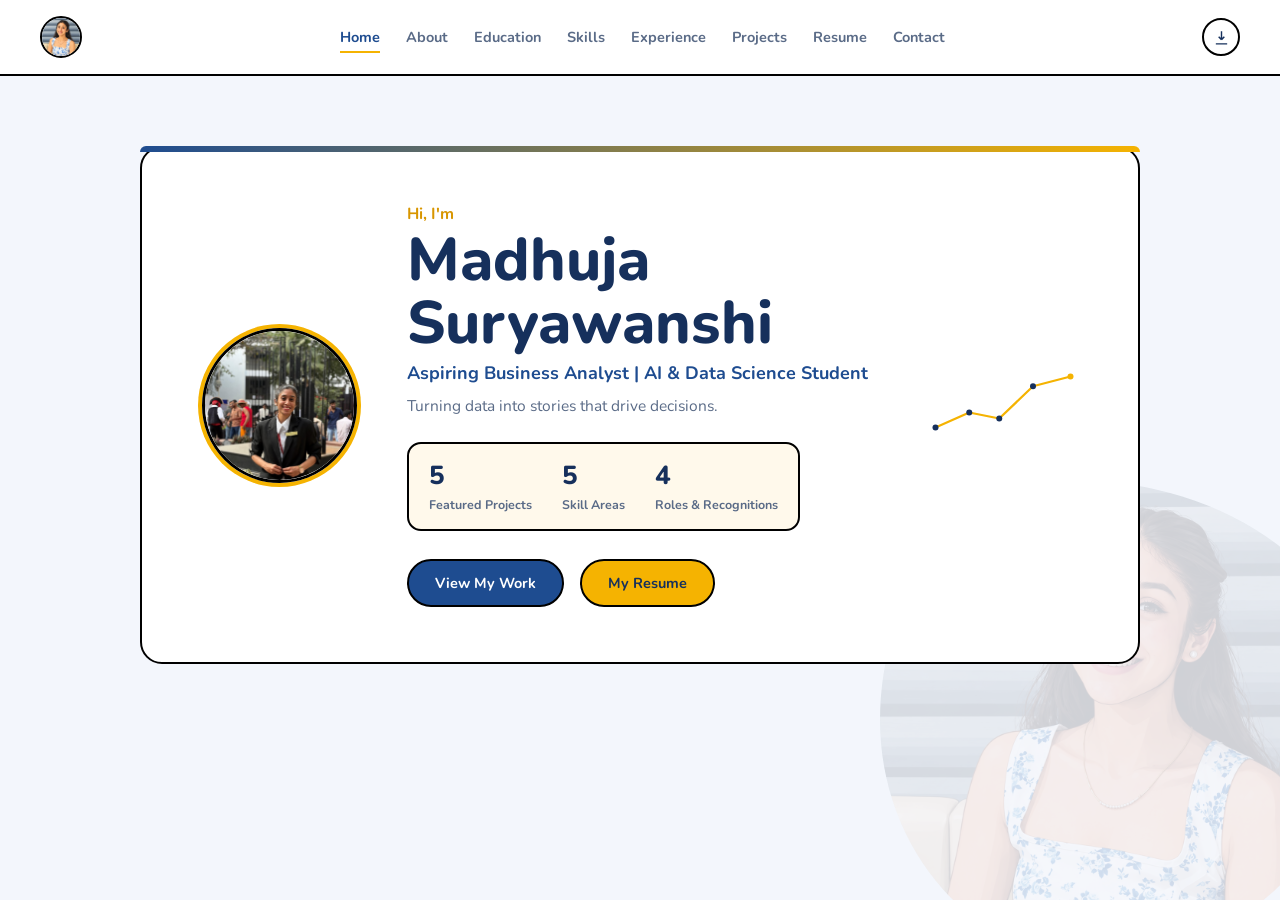
<file: index.html>
<!DOCTYPE html>
<html lang="en">
<head>
  <meta charset="UTF-8" />
  <meta name="viewport" content="width=device-width, initial-scale=1.0" />
  <title>Madhuja Suryawanshi | Portfolio</title>
  <link rel="stylesheet" href="style.css" />
</head>
<body>
  <div class="page-transition-overlay"><div class="pt-mark"></div></div>
  <div class="avatar-bg-photo"><img src="assets/images/avatar-bg.png" alt="" /></div>

  <nav class="topnav">
    <a href="index.html" class="logo"><img src="assets/images/avatar-bg.png" alt="MS" /></a>
    <ul class="nav-links">
      <li><a href="index.html">Home</a></li>
      <li><a href="about.html">About</a></li>
      <li><a href="education.html">Education</a></li>
      <li><a href="skills.html">Skills</a></li>
      <li><a href="experience.html">Experience</a></li>
      <li><a href="projects.html">Projects</a></li>
      <li><a href="resume.html">Resume</a></li>
      <li><a href="contact.html">Contact</a></li>
    </ul>
    <div class="nav-right">
      <div class="nav-resume">
        <a href="assets/resume.pdf" download title="Download Resume">
          <svg viewBox="0 0 24 24" fill="none" stroke="currentColor" stroke-width="2"><path d="M12 3v12m0 0 4-4m-4 4-4-4M4 21h16"/></svg>
        </a>
      </div>
      <button class="nav-toggle" aria-label="Toggle menu">&#9776;</button>
    </div>
  </nav>

  <div class="main">
    <section class="profile-panel fade-in">
      <img src="assets/images/profile.jpg" alt="Madhuja Suryawanshi" class="avatar-photo" />

      <div class="profile-text">
        <p class="hero-greeting">Hi, I'm</p>
        <h1 class="hero-name">Madhuja Suryawanshi</h1>
        <p class="hero-tagline">Aspiring Business Analyst | AI & Data Science Student</p>
        <p class="hero-subtext">Turning data into stories that drive decisions.</p>

        <div class="stat-row">
          <div class="stat"><span class="stat-num" data-target="5">0</span><span class="stat-label">Featured Projects</span></div>
          <div class="stat"><span class="stat-num" data-target="5">0</span><span class="stat-label">Skill Areas</span></div>
          <div class="stat"><span class="stat-num" data-target="4">0</span><span class="stat-label">Roles & Recognitions</span></div>
        </div>

        <div class="hero-buttons">
          <a href="projects.html" class="btn btn-primary">View My Work</a>
          <a href="resume.html" class="btn btn-secondary">My Resume</a>
        </div>
      </div>

      <svg class="hero-chart" viewBox="0 0 200 100" xmlns="http://www.w3.org/2000/svg">
        <polyline class="line" points="10,80 55,60 95,68 140,25 190,12" />
        <circle class="dot" cx="10" cy="80" r="4" fill="#16305C" style="animation-delay:1.7s" />
        <circle class="dot" cx="55" cy="60" r="4" fill="#16305C" style="animation-delay:1.85s" />
        <circle class="dot" cx="95" cy="68" r="4" fill="#16305C" style="animation-delay:2s" />
        <circle class="dot" cx="140" cy="25" r="4" fill="#16305C" style="animation-delay:2.15s" />
        <circle class="dot" cx="190" cy="12" r="4" fill="#F5B301" style="animation-delay:2.3s" />
      </svg>
    </section>
  </div>

  <script src="script.js"></script>
</body>
</html>
</file>
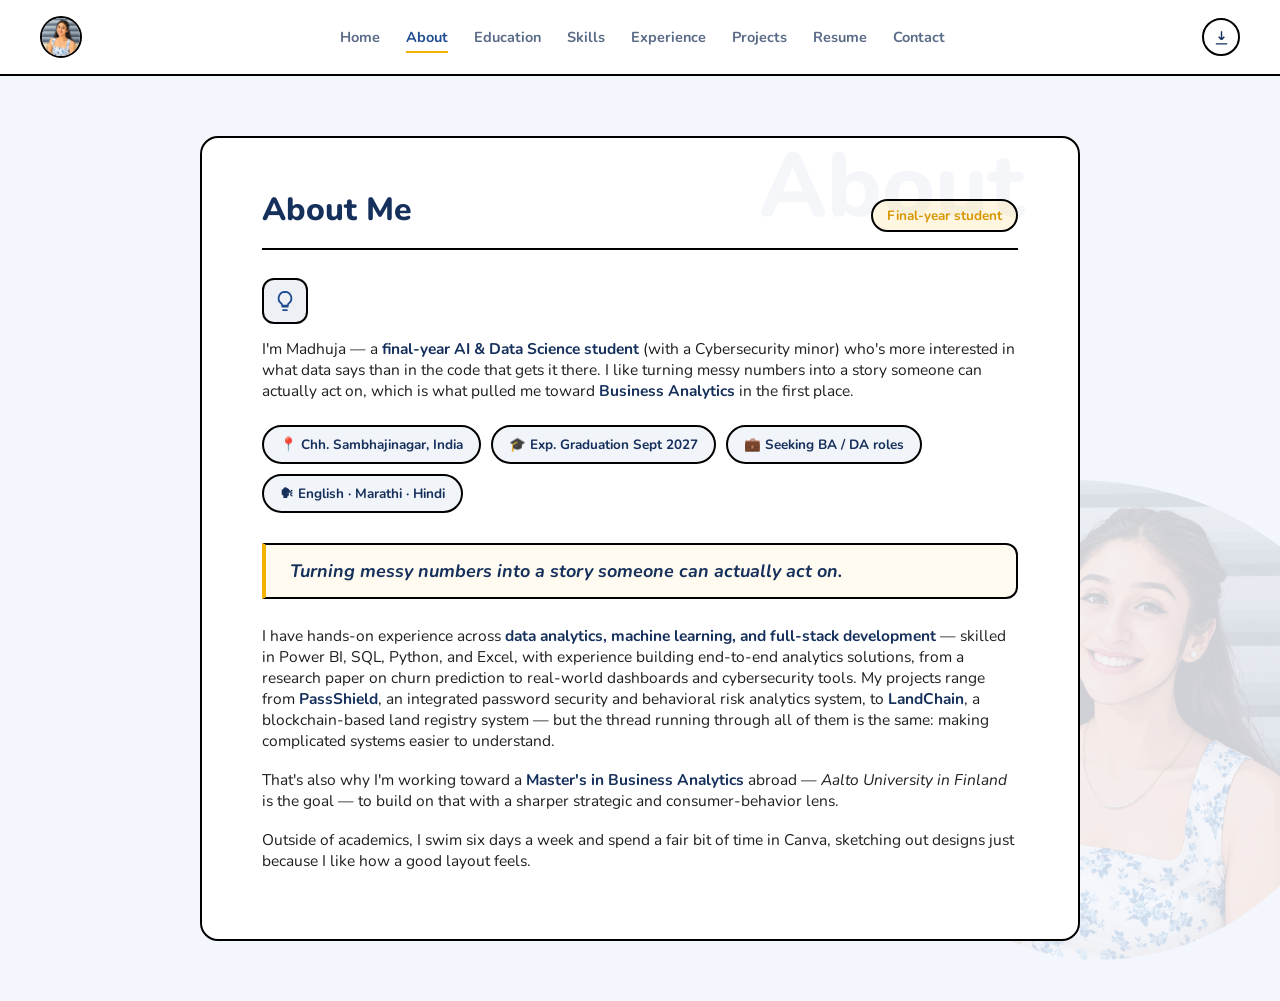
<file: about.html>
<!DOCTYPE html>
<html lang="en">
<head>
  <meta charset="UTF-8" />
  <meta name="viewport" content="width=device-width, initial-scale=1.0" />
  <title>About | Madhuja Suryawanshi</title>
  <link rel="stylesheet" href="style.css" />
</head>
<body>
  <div class="transition-circle"></div>
  <div class="avatar-bg-photo"><img src="assets/images/avatar-bg.png" alt="" /></div>

  <nav class="topnav">
    <a href="index.html" class="logo"><img src="assets/images/avatar-bg.png" alt="MS" /></a>
    <ul class="nav-links">
      <li><a href="index.html">Home</a></li>
      <li><a href="about.html">About</a></li>
      <li><a href="education.html">Education</a></li>
      <li><a href="skills.html">Skills</a></li>
      <li><a href="experience.html">Experience</a></li>
      <li><a href="projects.html">Projects</a></li>
      <li><a href="resume.html">Resume</a></li>
      <li><a href="contact.html">Contact</a></li>
    </ul>
    <div class="nav-right">
      <div class="nav-resume">
        <a href="assets/resume.pdf" download title="Download Resume (Text)">
          <svg viewBox="0 0 24 24" fill="none" stroke="currentColor" stroke-width="2"><path d="M12 3v12m0 0 4-4m-4 4-4-4M4 21h16"/></svg>
        </a>
      </div>
      <button class="nav-toggle" aria-label="Toggle menu">&#9776;</button>
    </div>
  </nav>

  <div class="main">
    <section class="panel fade-in">
      <div class="panel-header" data-watermark="About">
        <h1>About Me</h1>
        <span class="panel-meta">Final-year student</span>
      </div>

      <div class="icon-badge">
        <svg viewBox="0 0 24 24" xmlns="http://www.w3.org/2000/svg">
          <path d="M9 18h6M10 22h4M12 2a7 7 0 0 0-4 12.7c.5.4.8 1 .8 1.6V17h6.4v-.7c0-.6.3-1.2.8-1.6A7 7 0 0 0 12 2z"/>
        </svg>
      </div>

      <div class="about-content">
        <p>
          I'm Madhuja — a <strong>final-year AI &amp; Data Science student</strong> (with a
          Cybersecurity minor) who's more interested in what data says than in the code that
          gets it there. I like turning messy numbers into a story someone can actually act
          on, which is what pulled me toward <strong>Business Analytics</strong> in the first
          place.
        </p>

        <div class="quick-facts">
          <span class="fact-chip">📍 Chh. Sambhajinagar, India</span>
          <span class="fact-chip">🎓 Exp. Graduation Sept 2027</span>
          <span class="fact-chip">💼 Seeking BA / DA roles</span>
          <span class="fact-chip">🗣 English · Marathi · Hindi</span>
        </div>

        <blockquote class="pull-quote">
          Turning messy numbers into a story someone can actually act on.
        </blockquote>

        <p>
          I have hands-on experience across <strong>data analytics, machine learning, and
          full-stack development</strong> — skilled in Power BI, SQL, Python, and Excel, with
          experience building end-to-end analytics solutions, from a research paper on churn
          prediction to real-world dashboards and cybersecurity tools. My projects range from
          <strong>PassShield</strong>, an integrated password security and behavioral risk
          analytics system, to <strong>LandChain</strong>, a blockchain-based land registry
          system — but the thread running through all of them is the same: making complicated
          systems easier to understand.
        </p>
        <p>
          That's also why I'm working toward a <strong>Master's in Business Analytics</strong>
          abroad — <em>Aalto University in Finland</em> is the goal — to build on that with a
          sharper strategic and consumer-behavior lens.
        </p>
        <p>
          Outside of academics, I swim six days a week and spend a fair bit of time in Canva,
          sketching out designs just because I like how a good layout feels.
        </p>
      </div>
    </section>
  </div>

  <script src="script.js"></script>
</body>
</html>
</file>
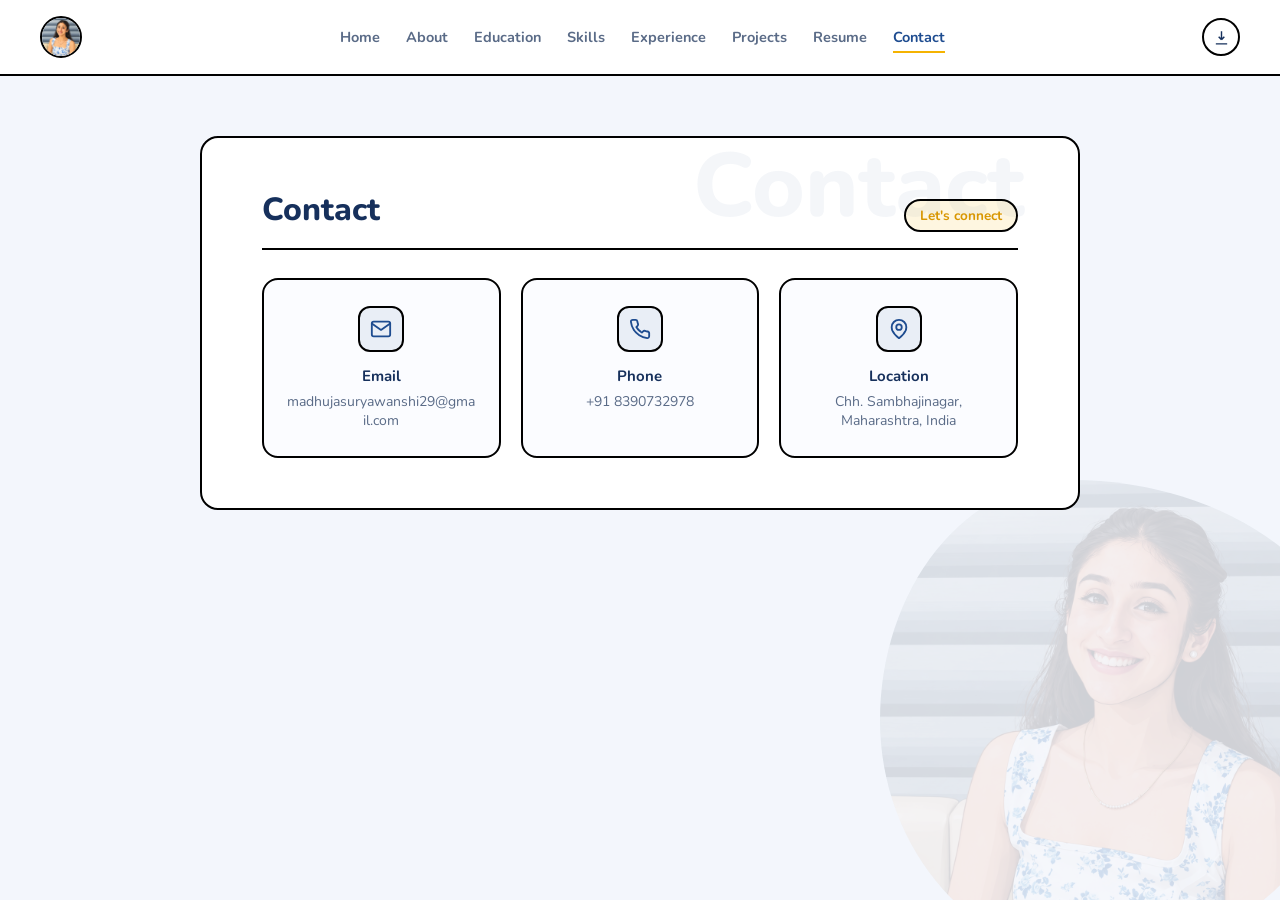
<file: contact.html>
<!DOCTYPE html>
<html lang="en">
<head>
  <meta charset="UTF-8" />
  <meta name="viewport" content="width=device-width, initial-scale=1.0" />
  <title>Contact | Madhuja Suryawanshi</title>
  <link rel="stylesheet" href="style.css" />
</head>
<body>
  <div class="transition-circle"></div>
  <div class="avatar-bg-photo"><img src="assets/images/avatar-bg.png" alt="" /></div>

  <nav class="topnav">
    <a href="index.html" class="logo"><img src="assets/images/avatar-bg.png" alt="MS" /></a>
    <ul class="nav-links">
      <li><a href="index.html">Home</a></li>
      <li><a href="about.html">About</a></li>
      <li><a href="education.html">Education</a></li>
      <li><a href="skills.html">Skills</a></li>
      <li><a href="experience.html">Experience</a></li>
      <li><a href="projects.html">Projects</a></li>
      <li><a href="resume.html">Resume</a></li>
      <li><a href="contact.html">Contact</a></li>
    </ul>
    <div class="nav-right">
      <div class="nav-resume">
        <a href="assets/resume.pdf" download title="Download Resume (Text)">
          <svg viewBox="0 0 24 24" fill="none" stroke="currentColor" stroke-width="2"><path d="M12 3v12m0 0 4-4m-4 4-4-4M4 21h16"/></svg>
        </a>
      </div>
      <button class="nav-toggle" aria-label="Toggle menu">&#9776;</button>
    </div>
  </nav>

  <div class="main">
    <section class="panel fade-in">
      <div class="panel-header" data-watermark="Contact">
        <h1>Contact</h1>
        <span class="panel-meta">Let's connect</span>
      </div>

      <div class="contact-grid">
        <div class="contact-card">
          <div class="icon-badge"><svg viewBox="0 0 24 24" xmlns="http://www.w3.org/2000/svg"><rect x="2" y="4" width="20" height="16" rx="2"/><path d="m22 6-10 7L2 6"/></svg></div>
          <h3>Email</h3>
          <p>madhujasuryawanshi29@gmail.com</p>
        </div>

        <div class="contact-card">
          <div class="icon-badge"><svg viewBox="0 0 24 24" xmlns="http://www.w3.org/2000/svg"><path d="M22 16.9v3a2 2 0 0 1-2.2 2 19.8 19.8 0 0 1-8.6-3.1 19.5 19.5 0 0 1-6-6A19.8 19.8 0 0 1 2.1 4.2 2 2 0 0 1 4.1 2h3a2 2 0 0 1 2 1.7c.1.9.4 1.9.7 2.7a2 2 0 0 1-.5 2.1L8 9.9a16 16 0 0 0 6 6l1.4-1.4a2 2 0 0 1 2.1-.5c.9.3 1.8.6 2.7.7a2 2 0 0 1 1.8 2.2z"/></svg></div>
          <h3>Phone</h3>
          <p>+91 8390732978</p>
        </div>

        <div class="contact-card">
          <div class="icon-badge"><svg viewBox="0 0 24 24" xmlns="http://www.w3.org/2000/svg"><path d="M20 10c0 6-8 12-8 12s-8-6-8-12a8 8 0 0 1 16 0z"/><circle cx="12" cy="10" r="3"/></svg></div>
          <h3>Location</h3>
          <p>Chh. Sambhajinagar, Maharashtra, India</p>
        </div>
      </div>
    </section>
  </div>

  <script src="script.js"></script>
</body>
</html>
</file>
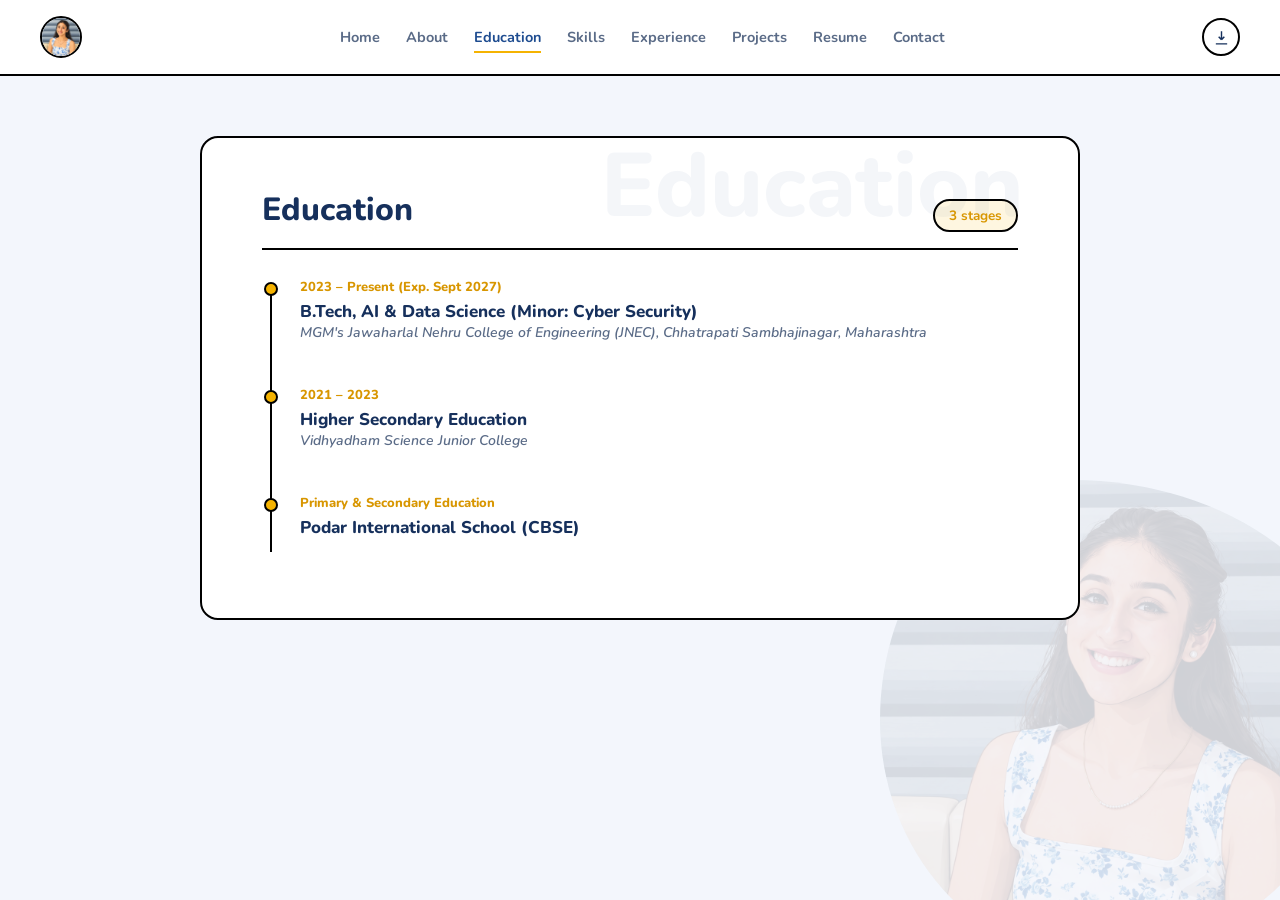
<file: education.html>
<!DOCTYPE html>
<html lang="en">
<head>
  <meta charset="UTF-8" />
  <meta name="viewport" content="width=device-width, initial-scale=1.0" />
  <title>Education | Madhuja Suryawanshi</title>
  <link rel="stylesheet" href="style.css" />
</head>
<body>
  <div class="transition-circle"></div>
  <div class="avatar-bg-photo"><img src="assets/images/avatar-bg.png" alt="" /></div>

  <nav class="topnav">
    <a href="index.html" class="logo"><img src="assets/images/avatar-bg.png" alt="MS" /></a>
    <ul class="nav-links">
      <li><a href="index.html">Home</a></li>
      <li><a href="about.html">About</a></li>
      <li><a href="education.html">Education</a></li>
      <li><a href="skills.html">Skills</a></li>
      <li><a href="experience.html">Experience</a></li>
      <li><a href="projects.html">Projects</a></li>
      <li><a href="resume.html">Resume</a></li>
      <li><a href="contact.html">Contact</a></li>
    </ul>
    <div class="nav-right">
      <div class="nav-resume">
        <a href="assets/resume.pdf" download title="Download Resume (Text)">
          <svg viewBox="0 0 24 24" fill="none" stroke="currentColor" stroke-width="2"><path d="M12 3v12m0 0 4-4m-4 4-4-4M4 21h16"/></svg>
        </a>
      </div>
      <button class="nav-toggle" aria-label="Toggle menu">&#9776;</button>
    </div>
  </nav>

  <div class="main">
    <section class="panel fade-in">
      <div class="panel-header" data-watermark="Education">
        <h1>Education</h1>
        <span class="panel-meta">3 stages</span>
      </div>

      <div class="timeline">
        <div class="timeline-item">
          <span class="timeline-dot"></span>
          <p class="timeline-date">2023 – Present (Exp. Sept 2027)</p>
          <p class="timeline-role">B.Tech, AI & Data Science (Minor: Cyber Security)</p>
          <p class="timeline-org">MGM's Jawaharlal Nehru College of Engineering (JNEC), Chhatrapati Sambhajinagar, Maharashtra</p>
        </div>

        <div class="timeline-item">
          <span class="timeline-dot"></span>
          <p class="timeline-date">2021 – 2023</p>
          <p class="timeline-role">Higher Secondary Education</p>
          <p class="timeline-org">Vidhyadham Science Junior College</p>
        </div>

        <div class="timeline-item">
          <span class="timeline-dot"></span>
          <p class="timeline-date">Primary & Secondary Education</p>
          <p class="timeline-role">Podar International School (CBSE)</p>
          <p class="timeline-org">&nbsp;</p>
        </div>
      </div>
    </section>
  </div>

  <script src="script.js"></script>
</body>
</html>
</file>
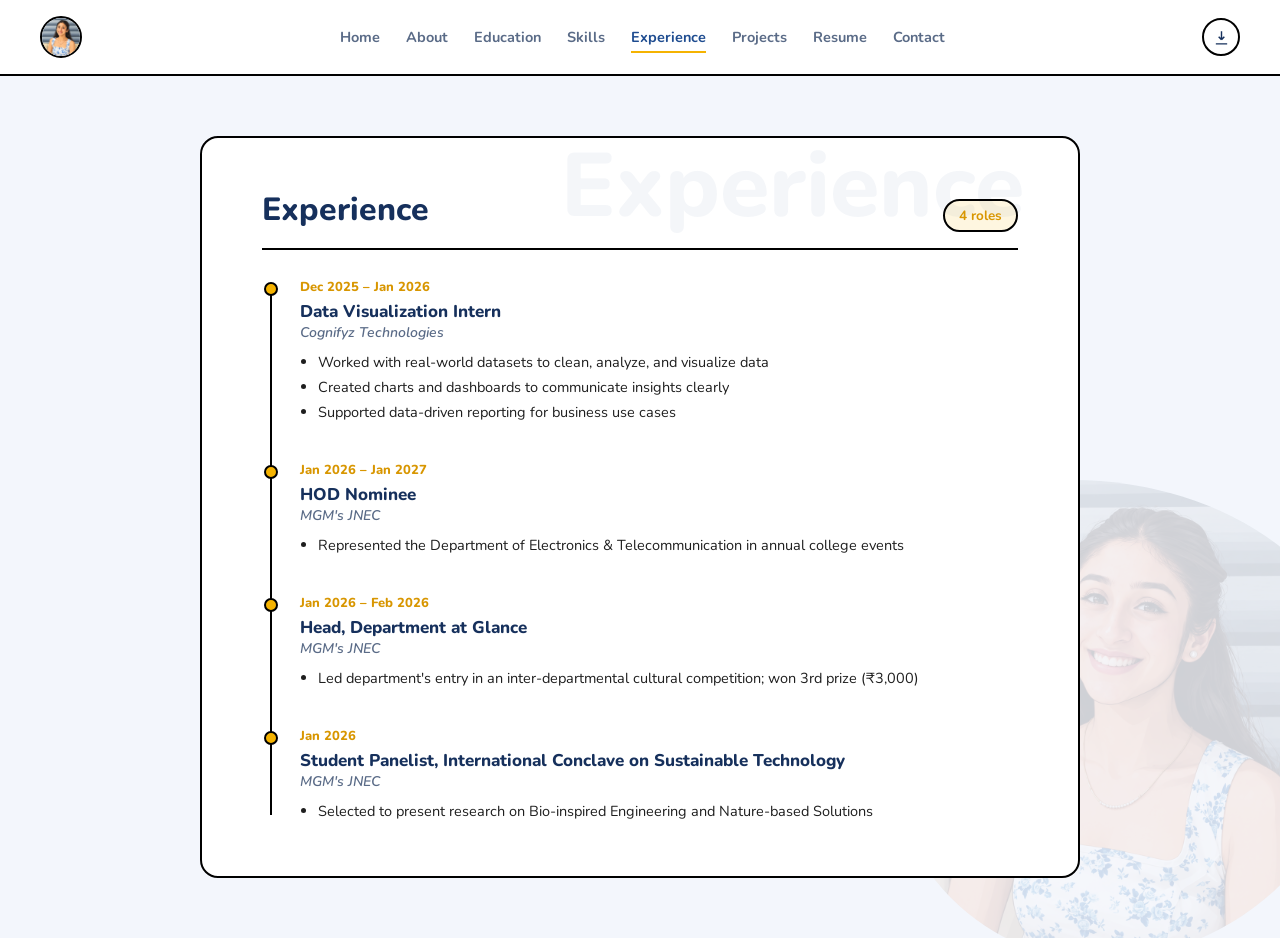
<file: experience.html>
<!DOCTYPE html>
<html lang="en">
<head>
  <meta charset="UTF-8" />
  <meta name="viewport" content="width=device-width, initial-scale=1.0" />
  <title>Experience | Madhuja Suryawanshi</title>
  <link rel="stylesheet" href="style.css" />
</head>
<body>
  <div class="transition-circle"></div>
  <div class="avatar-bg-photo"><img src="assets/images/avatar-bg.png" alt="" /></div>

  <nav class="topnav">
    <a href="index.html" class="logo"><img src="assets/images/avatar-bg.png" alt="MS" /></a>
    <ul class="nav-links">
      <li><a href="index.html">Home</a></li>
      <li><a href="about.html">About</a></li>
      <li><a href="education.html">Education</a></li>
      <li><a href="skills.html">Skills</a></li>
      <li><a href="experience.html">Experience</a></li>
      <li><a href="projects.html">Projects</a></li>
      <li><a href="resume.html">Resume</a></li>
      <li><a href="contact.html">Contact</a></li>
    </ul>
    <div class="nav-right">
      <div class="nav-resume">
        <a href="assets/resume.pdf" download title="Download Resume (Text)">
          <svg viewBox="0 0 24 24" fill="none" stroke="currentColor" stroke-width="2"><path d="M12 3v12m0 0 4-4m-4 4-4-4M4 21h16"/></svg>
        </a>
      </div>
      <button class="nav-toggle" aria-label="Toggle menu">&#9776;</button>
    </div>
  </nav>

  <div class="main">
    <section class="panel fade-in">
      <div class="panel-header" data-watermark="Experience">
        <h1>Experience</h1>
        <span class="panel-meta">4 roles</span>
      </div>

      <div class="timeline">
        <div class="timeline-item">
          <span class="timeline-dot"></span>
          <p class="timeline-date">Dec 2025 – Jan 2026</p>
          <p class="timeline-role">Data Visualization Intern</p>
          <p class="timeline-org">Cognifyz Technologies</p>
          <ul>
            <li>Worked with real-world datasets to clean, analyze, and visualize data</li>
            <li>Created charts and dashboards to communicate insights clearly</li>
            <li>Supported data-driven reporting for business use cases</li>
          </ul>
        </div>

        <div class="timeline-item">
          <span class="timeline-dot"></span>
          <p class="timeline-date">Jan 2026 – Jan 2027</p>
          <p class="timeline-role">HOD Nominee</p>
          <p class="timeline-org">MGM's JNEC</p>
          <ul><li>Represented the Department of Electronics & Telecommunication in annual college events</li></ul>
        </div>

        <div class="timeline-item">
          <span class="timeline-dot"></span>
          <p class="timeline-date">Jan 2026 – Feb 2026</p>
          <p class="timeline-role">Head, Department at Glance</p>
          <p class="timeline-org">MGM's JNEC</p>
          <ul><li>Led department's entry in an inter-departmental cultural competition; won 3rd prize (₹3,000)</li></ul>
        </div>

        <div class="timeline-item">
          <span class="timeline-dot"></span>
          <p class="timeline-date">Jan 2026</p>
          <p class="timeline-role">Student Panelist, International Conclave on Sustainable Technology</p>
          <p class="timeline-org">MGM's JNEC</p>
          <ul><li>Selected to present research on Bio-inspired Engineering and Nature-based Solutions</li></ul>
        </div>
      </div>
    </section>
  </div>

  <script src="script.js"></script>
</body>
</html>
</file>
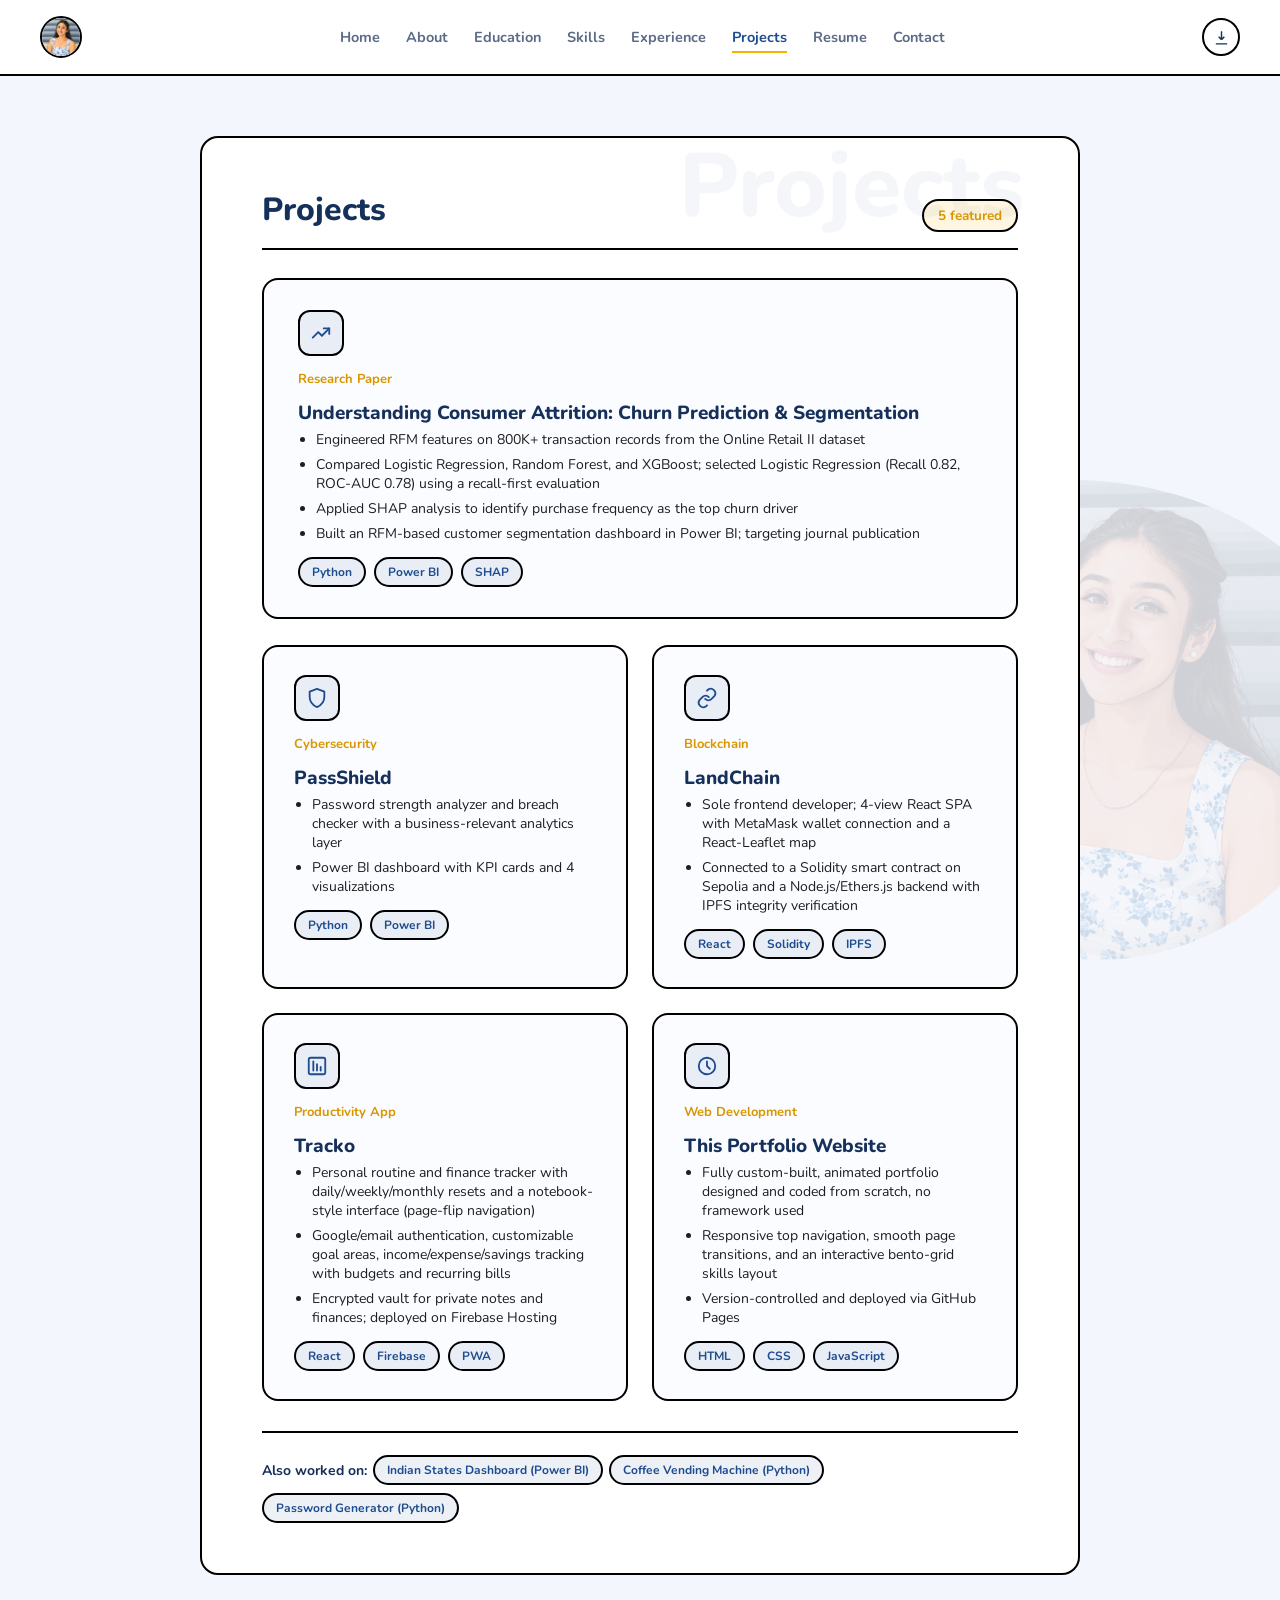
<file: projects.html>
<!DOCTYPE html>
<html lang="en">
<head>
  <meta charset="UTF-8" />
  <meta name="viewport" content="width=device-width, initial-scale=1.0" />
  <title>Projects | Madhuja Suryawanshi</title>
  <link rel="stylesheet" href="style.css" />
</head>
<body>
  <div class="page-transition-overlay"><div class="pt-mark"></div></div>
  <div class="avatar-bg-photo"><img src="assets/images/avatar-bg.png" alt="" /></div>

  <nav class="topnav">
    <a href="index.html" class="logo"><img src="assets/images/avatar-bg.png" alt="MS" /></a>
    <ul class="nav-links">
      <li><a href="index.html">Home</a></li>
      <li><a href="about.html">About</a></li>
      <li><a href="education.html">Education</a></li>
      <li><a href="skills.html">Skills</a></li>
      <li><a href="experience.html">Experience</a></li>
      <li><a href="projects.html">Projects</a></li>
      <li><a href="resume.html">Resume</a></li>
      <li><a href="contact.html">Contact</a></li>
    </ul>
    <div class="nav-right">
      <div class="nav-resume">
        <a href="assets/resume.pdf" download title="Download Resume">
          <svg viewBox="0 0 24 24" fill="none" stroke="currentColor" stroke-width="2"><path d="M12 3v12m0 0 4-4m-4 4-4-4M4 21h16"/></svg>
        </a>
      </div>
      <button class="nav-toggle" aria-label="Toggle menu">&#9776;</button>
    </div>
  </nav>

  <div class="main">
    <section class="panel fade-in">
      <div class="panel-header" data-watermark="Projects">
        <h1>Projects</h1>
        <span class="panel-meta">5 featured</span>
      </div>

      <div class="project-feature">
        <div class="icon-badge"><svg viewBox="0 0 24 24" xmlns="http://www.w3.org/2000/svg"><polyline points="3 17 9 11 13 15 21 7"/><polyline points="15 7 21 7 21 13"/></svg></div>
        <p class="project-type">Research Paper</p>
        <h3>Understanding Consumer Attrition: Churn Prediction & Segmentation</h3>
        <ul>
          <li>Engineered RFM features on 800K+ transaction records from the Online Retail II dataset</li>
          <li>Compared Logistic Regression, Random Forest, and XGBoost; selected Logistic Regression (Recall 0.82, ROC-AUC 0.78) using a recall-first evaluation</li>
          <li>Applied SHAP analysis to identify purchase frequency as the top churn driver</li>
          <li>Built an RFM-based customer segmentation dashboard in Power BI; targeting journal publication</li>
        </ul>
        <div class="tech-row"><span class="tech-chip">Python</span><span class="tech-chip">Power BI</span><span class="tech-chip">SHAP</span></div>
      </div>

      <div class="project-grid">
        <div class="project-card">
          <div class="icon-badge"><svg viewBox="0 0 24 24" xmlns="http://www.w3.org/2000/svg"><path d="M12 2 4 5v6c0 5 3.5 9 8 11 4.5-2 8-6 8-11V5l-8-3z"/></svg></div>
          <p class="project-type">Cybersecurity</p>
          <h3>PassShield</h3>
          <ul>
            <li>Password strength analyzer and breach checker with a business-relevant analytics layer</li>
            <li>Power BI dashboard with KPI cards and 4 visualizations</li>
          </ul>
          <div class="tech-row"><span class="tech-chip">Python</span><span class="tech-chip">Power BI</span></div>
        </div>

        <div class="project-card">
          <div class="icon-badge"><svg viewBox="0 0 24 24" xmlns="http://www.w3.org/2000/svg"><path d="M10 13a5 5 0 0 0 7 0l3-3a5 5 0 0 0-7-7l-1 1"/><path d="M14 11a5 5 0 0 0-7 0l-3 3a5 5 0 0 0 7 7l1-1"/></svg></div>
          <p class="project-type">Blockchain</p>
          <h3>LandChain</h3>
          <ul>
            <li>Sole frontend developer; 4-view React SPA with MetaMask wallet connection and a React-Leaflet map</li>
            <li>Connected to a Solidity smart contract on Sepolia and a Node.js/Ethers.js backend with IPFS integrity verification</li>
          </ul>
          <div class="tech-row"><span class="tech-chip">React</span><span class="tech-chip">Solidity</span><span class="tech-chip">IPFS</span></div>
        </div>

        <div class="project-card">
          <div class="icon-badge"><svg viewBox="0 0 24 24" xmlns="http://www.w3.org/2000/svg"><rect x="3" y="3" width="18" height="18" rx="2"/><path d="M8 7v10M12 10v7M16 13v4"/></svg></div>
          <p class="project-type">Productivity App</p>
          <h3>Tracko</h3>
          <ul>
            <li>Personal routine and finance tracker with daily/weekly/monthly resets and a notebook-style interface (page-flip navigation)</li>
            <li>Google/email authentication, customizable goal areas, income/expense/savings tracking with budgets and recurring bills</li>
            <li>Encrypted vault for private notes and finances; deployed on Firebase Hosting</li>
          </ul>
          <div class="tech-row"><span class="tech-chip">React</span><span class="tech-chip">Firebase</span><span class="tech-chip">PWA</span></div>
        </div>

        <div class="project-card">
          <div class="icon-badge"><svg viewBox="0 0 24 24" xmlns="http://www.w3.org/2000/svg"><circle cx="12" cy="12" r="9"/><path d="M12 7v5l3 3"/></svg></div>
          <p class="project-type">Web Development</p>
          <h3>This Portfolio Website</h3>
          <ul>
            <li>Fully custom-built, animated portfolio designed and coded from scratch, no framework used</li>
            <li>Responsive top navigation, smooth page transitions, and an interactive bento-grid skills layout</li>
            <li>Version-controlled and deployed via GitHub Pages</li>
          </ul>
          <div class="tech-row"><span class="tech-chip">HTML</span><span class="tech-chip">CSS</span><span class="tech-chip">JavaScript</span></div>
        </div>
      </div>

      <div class="also-worked">
        <strong>Also worked on:</strong>
        <span class="tech-chip">Indian States Dashboard (Power BI)</span>
        <span class="tech-chip">Coffee Vending Machine (Python)</span>
        <span class="tech-chip">Password Generator (Python)</span>
      </div>
    </section>
  </div>

  <script src="script.js"></script>
</body>
</html>
</file>
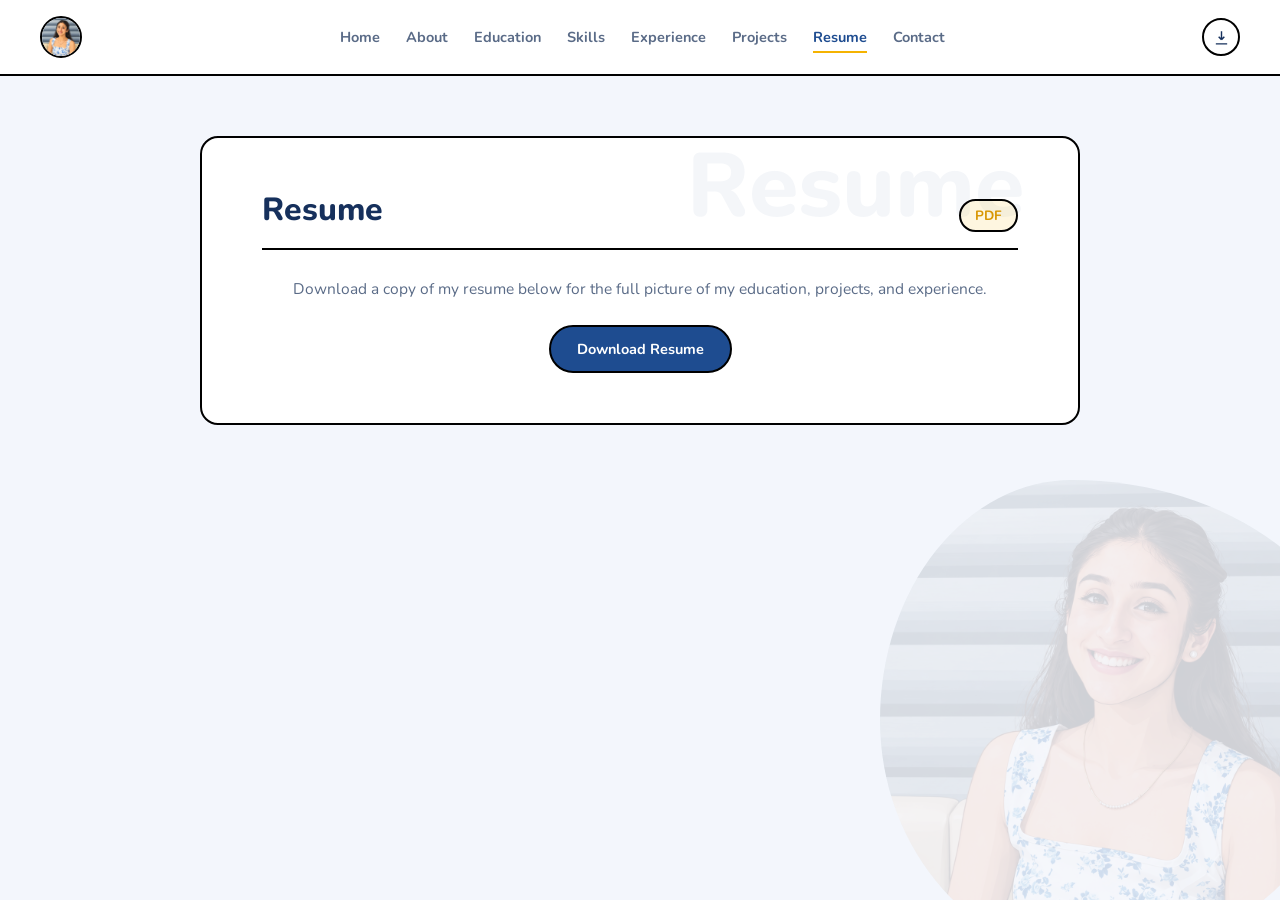
<file: resume.html>
<!DOCTYPE html>
<html lang="en">
<head>
  <meta charset="UTF-8" />
  <meta name="viewport" content="width=device-width, initial-scale=1.0" />
  <title>Resume | Madhuja Suryawanshi</title>
  <link rel="stylesheet" href="style.css" />
</head>
<body>
  <div class="transition-circle"></div>
  <div class="avatar-bg-photo"><img src="assets/images/avatar-bg.png" alt="" /></div>

  <nav class="topnav">
    <a href="index.html" class="logo"><img src="assets/images/avatar-bg.png" alt="MS" /></a>
    <ul class="nav-links">
      <li><a href="index.html">Home</a></li>
      <li><a href="about.html">About</a></li>
      <li><a href="education.html">Education</a></li>
      <li><a href="skills.html">Skills</a></li>
      <li><a href="experience.html">Experience</a></li>
      <li><a href="projects.html">Projects</a></li>
      <li><a href="resume.html">Resume</a></li>
      <li><a href="contact.html">Contact</a></li>
    </ul>
    <div class="nav-right">
      <div class="nav-resume">
        <a href="assets/resume.pdf" download title="Download Resume">
          <svg viewBox="0 0 24 24" fill="none" stroke="currentColor" stroke-width="2"><path d="M12 3v12m0 0 4-4m-4 4-4-4M4 21h16"/></svg>
        </a>
      </div>
      <button class="nav-toggle" aria-label="Toggle menu">&#9776;</button>
    </div>
  </nav>

  <div class="main">
    <section class="panel fade-in resume-panel">
      <div class="panel-header" data-watermark="Resume">
        <h1>Resume</h1>
        <span class="panel-meta">PDF</span>
      </div>

      <p class="resume-text">
        Download a copy of my resume below for the full picture of my education,
        projects, and experience.
      </p>

      <div class="hero-buttons" style="justify-content:center;">
        <a href="assets/resume.pdf" download class="btn btn-primary">Download Resume</a>
      </div>
    </section>
  </div>

  <script src="script.js"></script>
</body>
</html>
</file>
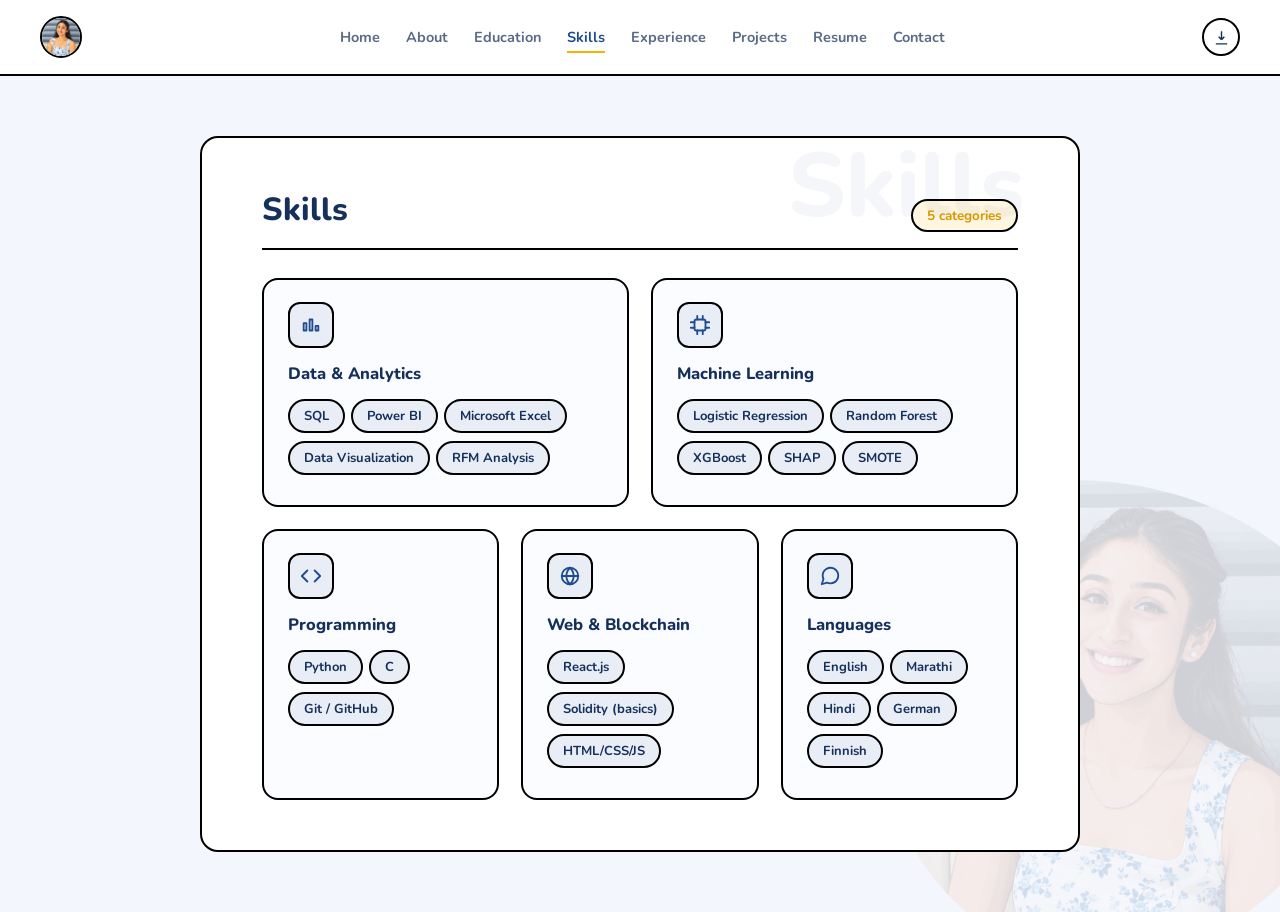
<file: skills.html>
<!DOCTYPE html>
<html lang="en">
<head>
  <meta charset="UTF-8" />
  <meta name="viewport" content="width=device-width, initial-scale=1.0" />
  <title>Skills | Madhuja Suryawanshi</title>
  <link rel="stylesheet" href="style.css" />
</head>
<body>
  <div class="transition-circle"></div>
  <div class="avatar-bg-photo"><img src="assets/images/avatar-bg.png" alt="" /></div>

  <nav class="topnav">
    <a href="index.html" class="logo"><img src="assets/images/avatar-bg.png" alt="MS" /></a>
    <ul class="nav-links">
      <li><a href="index.html">Home</a></li>
      <li><a href="about.html">About</a></li>
      <li><a href="education.html">Education</a></li>
      <li><a href="skills.html">Skills</a></li>
      <li><a href="experience.html">Experience</a></li>
      <li><a href="projects.html">Projects</a></li>
      <li><a href="resume.html">Resume</a></li>
      <li><a href="contact.html">Contact</a></li>
    </ul>
    <div class="nav-right">
      <div class="nav-resume">
        <a href="assets/resume.pdf" download title="Download Resume (Text)">
          <svg viewBox="0 0 24 24" fill="none" stroke="currentColor" stroke-width="2"><path d="M12 3v12m0 0 4-4m-4 4-4-4M4 21h16"/></svg>
        </a>
      </div>
      <button class="nav-toggle" aria-label="Toggle menu">&#9776;</button>
    </div>
  </nav>

  <div class="main">
    <section class="panel fade-in">
      <div class="panel-header" data-watermark="Skills">
        <h1>Skills</h1>
        <span class="panel-meta">5 categories</span>
      </div>

      <div class="skills-bento">
        <div class="skill-tile span-3">
          <div class="icon-badge"><svg viewBox="0 0 24 24" xmlns="http://www.w3.org/2000/svg"><rect x="4" y="10" width="3" height="8"/><rect x="10.5" y="6" width="3" height="12"/><rect x="17" y="13" width="3" height="5"/></svg></div>
          <h3>Data & Analytics</h3>
          <span class="chip">SQL</span><span class="chip">Power BI</span><span class="chip">Microsoft Excel</span><span class="chip">Data Visualization</span><span class="chip">RFM Analysis</span>
        </div>

        <div class="skill-tile span-3">
          <div class="icon-badge"><svg viewBox="0 0 24 24" xmlns="http://www.w3.org/2000/svg"><rect x="6" y="6" width="12" height="12" rx="2"/><path d="M9 2v4M15 2v4M9 18v4M15 18v4M2 9h4M2 15h4M18 9h4M18 15h4"/></svg></div>
          <h3>Machine Learning</h3>
          <span class="chip">Logistic Regression</span><span class="chip">Random Forest</span><span class="chip">XGBoost</span><span class="chip">SHAP</span><span class="chip">SMOTE</span>
        </div>

        <div class="skill-tile span-2">
          <div class="icon-badge"><svg viewBox="0 0 24 24" xmlns="http://www.w3.org/2000/svg"><polyline points="8 6 2 12 8 18"/><polyline points="16 6 22 12 16 18"/></svg></div>
          <h3>Programming</h3>
          <span class="chip">Python</span><span class="chip">C</span><span class="chip">Git / GitHub</span>
        </div>

        <div class="skill-tile span-2">
          <div class="icon-badge"><svg viewBox="0 0 24 24" xmlns="http://www.w3.org/2000/svg"><circle cx="12" cy="12" r="9"/><path d="M3 12h18M12 3c2.5 2.5 4 5.7 4 9s-1.5 6.5-4 9c-2.5-2.5-4-5.7-4-9s1.5-6.5 4-9z"/></svg></div>
          <h3>Web & Blockchain</h3>
          <span class="chip">React.js</span><span class="chip">Solidity (basics)</span><span class="chip">HTML/CSS/JS</span>
        </div>

        <div class="skill-tile span-2">
          <div class="icon-badge"><svg viewBox="0 0 24 24" xmlns="http://www.w3.org/2000/svg"><path d="M21 11.5a8.38 8.38 0 0 1-.9 3.8 8.5 8.5 0 0 1-7.6 4.7 8.38 8.38 0 0 1-3.8-.9L3 21l1.9-5.7a8.38 8.38 0 0 1-.9-3.8 8.5 8.5 0 0 1 4.7-7.6 8.38 8.38 0 0 1 3.8-.9h.5a8.48 8.48 0 0 1 8 8v.5z"/></svg></div>
          <h3>Languages</h3>
          <span class="chip">English</span><span class="chip">Marathi</span><span class="chip">Hindi</span><span class="chip">German</span><span class="chip">Finnish</span>
        </div>
      </div>
    </section>
  </div>

  <script src="script.js"></script>
</body>
</html>
</file>
<file: style.css>
@import url('https://fonts.googleapis.com/css2?family=Nunito:ital,wght@0,400;0,600;0,700;0,800;1,400;1,600&display=swap');

:root {
  --blue-dark: #16305C;
  --blue: #1E4C90;
  --blue-light: #4472C4;
  --yellow: #F5B301;
  --yellow-dark: #D89600;
  --canvas: #F3F6FC;
  --panel: #FFFFFF;
  --ink: #1E1E1E;
  --ink-muted: #5A6B87;
  --nav-h: 76px;
}

* { margin: 0; padding: 0; box-sizing: border-box; }
html { scroll-behavior: smooth; background-color: var(--canvas); }

body {
  font-family: 'Nunito', 'Segoe UI', Arial, sans-serif;
  color: var(--ink);
  position: relative;
  overflow-x: hidden;
}

a { text-decoration: none; color: inherit; }
ul { list-style: none; }

/* ---------- Animated background photo ---------- */
.avatar-bg-photo {
  position: fixed;
  bottom: -60px;
  right: -80px;
  width: 480px;
  height: 480px;
  z-index: 0;
  pointer-events: none;
  opacity: 0.16;
  overflow: hidden;
  border-radius: 40% 60% 55% 45% / 50% 45% 55% 50%;
  animation: floatAvatar 8s ease-in-out infinite;
}

.avatar-bg-photo img {
  width: 100%;
  height: 100%;
  object-fit: cover;
  object-position: top center;
  filter: grayscale(40%) saturate(140%) hue-rotate(-8deg);
  display: block;
}

@keyframes floatAvatar {
  0%, 100% { transform: translateY(0); }
  50% { transform: translateY(-18px); }
}

@media (max-width: 850px) {
  .avatar-bg-photo { width: 260px; height: 260px; opacity: 0.1; }
}

/* ---------- Circular page-transition overlay ---------- */
.page-transition-overlay {
  position: fixed;
  inset: 0;
  background: linear-gradient(135deg, var(--blue-dark), var(--blue));
  opacity: 1;
  pointer-events: none;
  z-index: 9999;
  transition: opacity 0.45s ease;
}

.page-transition-overlay.hidden {
  opacity: 0;
}

.page-transition-overlay .pt-mark {
  position: absolute;
  top: 50%; left: 50%;
  transform: translate(-50%, -50%) scale(0.85);
  width: 46px; height: 46px;
  border-radius: 50%;
  background: var(--yellow);
  opacity: 0;
  transition: opacity 0.3s ease 0.1s, transform 0.3s ease 0.1s;
}

.page-transition-overlay:not(.hidden) .pt-mark {
  opacity: 1;
  transform: translate(-50%, -50%) scale(1);
}

.main, .topnav {
  transition: opacity 0.25s ease, transform 0.25s ease;
}

.main.pt-fade, .topnav.pt-fade {
  opacity: 0;
  transform: translateY(8px);
}

/* ---------- Top navbar ---------- */
.topnav {
  position: fixed;
  top: 0; left: 0; right: 0;
  height: var(--nav-h);
  display: flex;
  align-items: center;
  justify-content: space-between;
  padding: 0 40px;
  background: #ffffff;
  border-bottom: 2px solid #000000;
  z-index: 300;
}

.logo img {
  width: 42px;
  height: 42px;
  border-radius: 50%;
  object-fit: cover;
  object-position: center 15%;
  border: 2px solid #000000;
  display: block;
  animation: logoFloat 3s ease-in-out infinite;
}

@keyframes logoFloat {
  0%, 100% { transform: translateY(0); }
  50% { transform: translateY(-2px); }
}

.nav-links {
  display: flex;
  gap: 26px;
  align-items: center;
  flex-wrap: wrap;
  row-gap: 8px;
}

.nav-links a {
  font-weight: 700;
  font-size: 14.5px;
  color: var(--ink-muted);
  padding-bottom: 4px;
  border-bottom: 2px solid transparent;
  transition: color 0.2s ease, border-color 0.2s ease;
}

.nav-links a:hover,
.nav-links a.active {
  color: var(--blue);
  border-bottom-color: var(--yellow);
}

.nav-right {
  display: flex;
  align-items: center;
  gap: 16px;
}

.nav-resume {
  display: flex;
  gap: 10px;
  align-items: center;
}

.nav-resume a {
  width: 38px;
  height: 38px;
  border-radius: 50%;
  border: 2px solid #000000;
  display: flex;
  align-items: center;
  justify-content: center;
  color: var(--blue-dark);
  transition: background 0.2s ease, transform 0.2s ease;
}

.nav-resume a:hover {
  background: rgba(245, 179, 1, 0.18);
  transform: translateY(-2px);
}

.nav-resume svg { width: 17px; height: 17px; }

.nav-toggle {
  display: none;
  background: none;
  border: 2px solid #000;
  border-radius: 8px;
  width: 40px; height: 40px;
  font-size: 20px;
  cursor: pointer;
}

/* ---------- Main content ---------- */
.main {
  margin-top: var(--nav-h);
  min-height: calc(100vh - var(--nav-h));
  padding: 20px;
  position: relative;
  z-index: 1;
}

.panel {
  background: var(--panel);
  border: 2px solid #000000;
  border-radius: 18px;
  padding: 50px 60px;
  max-width: 880px;
  margin: 40px auto;
  position: relative;
}

.panel-header {
  display: flex;
  justify-content: space-between;
  align-items: baseline;
  flex-wrap: wrap;
  gap: 10px;
  margin-bottom: 28px;
  padding-bottom: 16px;
  border-bottom: 2px solid #000000;
  position: relative;
}

.panel-header::after {
  content: attr(data-watermark);
  position: absolute;
  right: -6px;
  top: -46px;
  font-size: 90px;
  font-weight: 800;
  color: rgba(30, 76, 144, 0.05);
  line-height: 1;
  pointer-events: none;
  z-index: 0;
}

.panel-header h1 {
  font-size: 32px;
  font-weight: 800;
  color: var(--blue-dark);
  position: relative;
  z-index: 1;
}

.panel-meta {
  font-size: 13.5px;
  font-weight: 700;
  color: var(--yellow-dark);
  background: rgba(245, 179, 1, 0.12);
  border: 2px solid #000000;
  padding: 5px 14px;
  border-radius: 20px;
  white-space: nowrap;
  position: relative;
  z-index: 1;
}

.icon-badge {
  width: 46px;
  height: 46px;
  border-radius: 12px;
  display: flex;
  align-items: center;
  justify-content: center;
  margin-bottom: 14px;
  background: rgba(30, 76, 144, 0.08);
  border: 2px solid #000000;
}

.icon-badge svg {
  width: 22px; height: 22px;
  stroke: var(--blue);
  fill: none;
  stroke-width: 2;
  stroke-linecap: round;
  stroke-linejoin: round;
}

/* ---------- Profile panel (hero) ---------- */
.profile-panel {
  background: var(--panel);
  border: 2px solid #000000;
  border-radius: 22px;
  padding: 55px 60px;
  max-width: 1000px;
  margin: 50px auto;
  display: flex;
  align-items: center;
  gap: 50px;
  position: relative;
}

.profile-panel::before {
  content: "";
  position: absolute;
  top: -2px; left: -2px; right: -2px;
  height: 6px;
  border-radius: 22px 22px 0 0;
  background: linear-gradient(90deg, var(--blue), var(--yellow));
}

.avatar-photo {
  width: 155px; height: 155px; min-width: 155px;
  border-radius: 50%;
  object-fit: cover;
  object-position: center 20%;
  border: 3px solid #000000;
  box-shadow: 0 0 0 4px var(--yellow);
}

.profile-text { flex: 1; }

.hero-greeting { font-size: 16px; font-weight: 700; color: var(--yellow-dark); margin-bottom: 4px; }
.hero-name { font-size: clamp(38px, 5.5vw, 60px); font-weight: 800; color: var(--blue-dark); margin-bottom: 6px; line-height: 1.05; }
.hero-tagline { font-size: 18px; font-weight: 700; color: var(--blue); margin-bottom: 10px; }
.hero-subtext { font-size: 15.5px; color: var(--ink-muted); max-width: 460px; margin-bottom: 26px; }

.stat-row {
  display: flex;
  gap: 30px;
  margin-bottom: 28px;
  flex-wrap: wrap;
  background: rgba(245, 179, 1, 0.08);
  border: 2px solid #000000;
  padding: 14px 20px;
  border-radius: 14px;
  width: fit-content;
}

.stat-num { display: block; font-size: 26px; font-weight: 800; color: var(--blue-dark); }
.stat-label { font-size: 12.5px; font-weight: 700; color: var(--ink-muted); }

.hero-buttons { display: flex; gap: 16px; flex-wrap: wrap; }

.btn {
  padding: 12px 26px;
  border-radius: 30px;
  font-size: 14.5px;
  font-weight: 700;
  border: 2px solid #000000;
  transition: transform 0.2s ease, box-shadow 0.2s ease;
}

.btn-primary { background-color: var(--blue); color: #fff; }
.btn-secondary { background-color: var(--yellow); color: var(--blue-dark); }
.btn:hover { transform: translateY(-3px); box-shadow: 0 8px 18px rgba(0,0,0,0.2); }

.hero-chart { width: 150px; height: 90px; flex-shrink: 0; }

.hero-chart .line {
  fill: none; stroke: var(--yellow); stroke-width: 3;
  stroke-linecap: round; stroke-linejoin: round;
  stroke-dasharray: 300; stroke-dashoffset: 300;
  animation: drawLine 1.6s ease forwards 0.3s;
}

.hero-chart .dot { opacity: 0; animation: fadeDot 0.4s ease forwards; }
@keyframes drawLine { to { stroke-dashoffset: 0; } }
@keyframes fadeDot { to { opacity: 1; } }

.fade-in { opacity: 0; transform: translateY(16px); animation: fadeInUp 0.7s ease forwards; }
@keyframes fadeInUp { to { opacity: 1; transform: translateY(0); } }

/* ---------- About ---------- */
.about-content p { font-size: 15.5px; margin-bottom: 18px; position: relative; z-index: 1; }
.about-content strong { color: var(--blue-dark); }

.pull-quote {
  border-left: 4px solid var(--yellow);
  border-top: 2px solid #000; border-right: 2px solid #000; border-bottom: 2px solid #000;
  background: rgba(245, 179, 1, 0.06);
  padding: 14px 24px;
  margin: 26px 0;
  border-radius: 0 12px 12px 0;
  font-size: 18px;
  font-weight: 700;
  font-style: italic;
  color: var(--blue-dark);
  position: relative;
  z-index: 1;
}

.quick-facts {
  display: flex;
  flex-wrap: wrap;
  gap: 10px;
  margin: 24px 0 30px 0;
}

.fact-chip {
  border: 2px solid #000;
  background: rgba(30, 76, 144, 0.06);
  color: var(--blue-dark);
  font-size: 13.5px;
  font-weight: 700;
  padding: 8px 16px;
  border-radius: 20px;
}

/* ---------- Skills bento ---------- */
.skills-bento { display: grid; grid-template-columns: repeat(6, 1fr); gap: 22px; position: relative; z-index: 1; }

.skill-tile {
  border-radius: 16px;
  background: #FBFCFF;
  border: 2px solid #000000;
  padding: 22px 24px;
  transition: transform 0.15s ease, box-shadow 0.2s ease;
}

.skill-tile.span-3 { grid-column: span 3; }
.skill-tile.span-2 { grid-column: span 2; }
.skill-tile h3 { font-size: 16.5px; font-weight: 800; color: var(--blue-dark); margin-bottom: 14px; }
.skill-tile:hover { box-shadow: 6px 6px 0 #000; transform: translate(-3px, -3px); }

.chip {
  display: inline-block;
  padding: 6px 14px;
  margin: 0 6px 8px 0;
  border-radius: 20px;
  background: rgba(30, 76, 144, 0.08);
  border: 2px solid #000000;
  color: var(--blue-dark);
  font-size: 13px;
  font-weight: 700;
}

/* ---------- Timeline (Experience + Education) ---------- */
.timeline { position: relative; margin-left: 8px; padding-left: 30px; z-index: 1; }
.timeline::before { content: ""; position: absolute; left: 0; top: 6px; bottom: 6px; width: 2px; background: #000; }
.timeline-item { position: relative; padding-bottom: 34px; }
.timeline-item:last-child { padding-bottom: 0; }

.timeline-dot {
  position: absolute;
  left: -36px; top: 4px;
  width: 14px; height: 14px;
  border-radius: 50%;
  background: var(--yellow);
  border: 2px solid #000000;
}

.timeline-date { font-size: 13px; font-weight: 800; color: var(--yellow-dark); margin-bottom: 4px; }
.timeline-role { font-size: 17px; font-weight: 800; color: var(--blue-dark); }
.timeline-org { font-size: 14px; font-style: italic; font-weight: 600; color: var(--ink-muted); margin-bottom: 10px; }
.timeline-item ul { margin-left: 18px; list-style: disc; }
.timeline-item ul li { font-size: 14.5px; margin-bottom: 5px; }

/* ---------- Projects ---------- */
.project-feature {
  background: #FBFCFF;
  border: 2px solid #000000;
  border-radius: 16px;
  padding: 30px 34px;
  margin-bottom: 26px;
  position: relative;
  z-index: 1;
}

.project-grid { display: grid; grid-template-columns: 1fr 1fr; gap: 24px; position: relative; z-index: 1; }

.project-card {
  background: #FBFCFF;
  border: 2px solid #000000;
  border-radius: 16px;
  padding: 28px 30px;
  transition: transform 0.15s ease, box-shadow 0.2s ease;
}

.project-card:hover, .project-feature:hover { box-shadow: 6px 6px 0 #000; transform: translate(-3px, -3px); }

.project-card h3, .project-feature h3 { font-size: 19px; font-weight: 800; color: var(--blue-dark); margin-bottom: 4px; }
.project-type { font-size: 13px; font-weight: 700; color: var(--yellow-dark); margin-bottom: 12px; }
.project-card ul, .project-feature ul { margin: 0 0 14px 18px; list-style: disc; }
.project-card ul li, .project-feature ul li { font-size: 14px; margin-bottom: 6px; }

.tech-row { display: flex; flex-wrap: wrap; gap: 8px; }
.tech-chip { font-size: 12px; font-weight: 700; padding: 5px 12px; border-radius: 20px; background: rgba(30, 76, 144, 0.08); border: 2px solid #000000; color: var(--blue); }

.also-worked {
  margin-top: 30px;
  padding-top: 22px;
  border-top: 2px solid #000000;
  font-size: 14px;
  color: var(--ink-muted);
  display: flex;
  flex-wrap: wrap;
  gap: 8px 6px;
  align-items: center;
  position: relative;
  z-index: 1;
}

.also-worked strong { color: var(--blue-dark); }

/* ---------- Resume ---------- */
.resume-panel { text-align: center; }
.resume-text { color: var(--ink-muted); font-size: 15.5px; margin-bottom: 26px; position: relative; z-index: 1; }

/* ---------- Contact ---------- */
.contact-grid {
  display: grid;
  grid-template-columns: repeat(3, 1fr);
  gap: 20px;
  position: relative;
  z-index: 1;
}

.contact-card {
  border: 2px solid #000000;
  border-radius: 16px;
  background: #FBFCFF;
  padding: 26px 22px;
  text-align: center;
  transition: transform 0.15s ease, box-shadow 0.2s ease;
}

.contact-card:hover { box-shadow: 6px 6px 0 #000; transform: translate(-3px, -3px); }
.contact-card .icon-badge { margin: 0 auto 14px auto; }
.contact-card h3 { font-size: 15px; color: var(--blue-dark); margin-bottom: 6px; }
.contact-card p { font-size: 14px; color: var(--ink-muted); word-break: break-word; }

/* ---------- Responsive ---------- */
@media (max-width: 850px) {
  .topnav { padding: 0 18px; }
  .nav-links { display: none; position: absolute; top: 100%; left: 0; right: 0; background: #fff; border-bottom: 2px solid #000; flex-direction: column; padding: 14px 20px; gap: 14px; }
  .nav-links.open { display: flex; }
  .nav-toggle { display: block; }
  .nav-resume a { width: 34px; height: 34px; }
  .profile-panel { flex-direction: column; text-align: center; padding: 40px 26px; }
  .hero-chart { display: none; }
  .stat-row { justify-content: center; margin: 0 auto 28px auto; }
  .skills-bento { grid-template-columns: 1fr; }
  .skill-tile.span-2, .skill-tile.span-3 { grid-column: span 1; }
  .project-grid { grid-template-columns: 1fr; }
  .contact-grid { grid-template-columns: 1fr; }
  .panel, .profile-panel { padding: 30px 22px; }
  .panel-header::after { font-size: 54px; top: -28px; }
}
</file>
